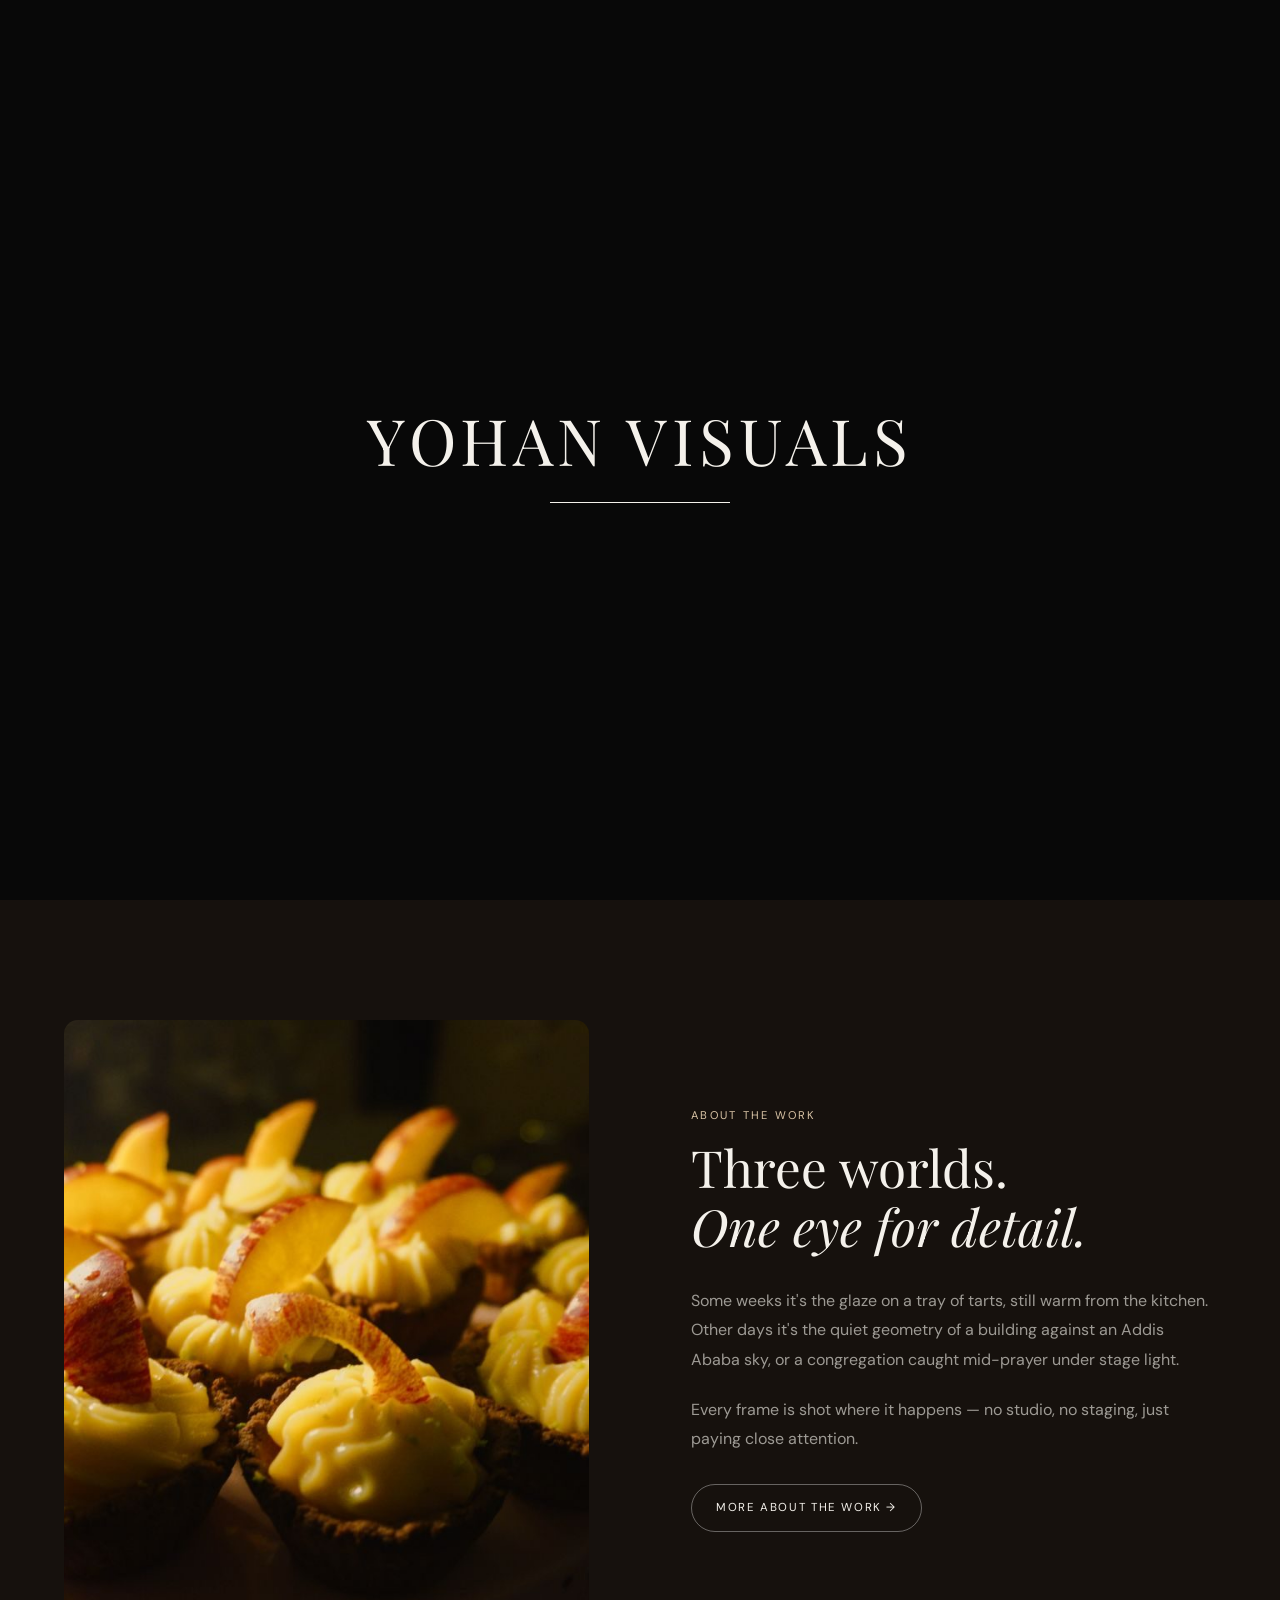
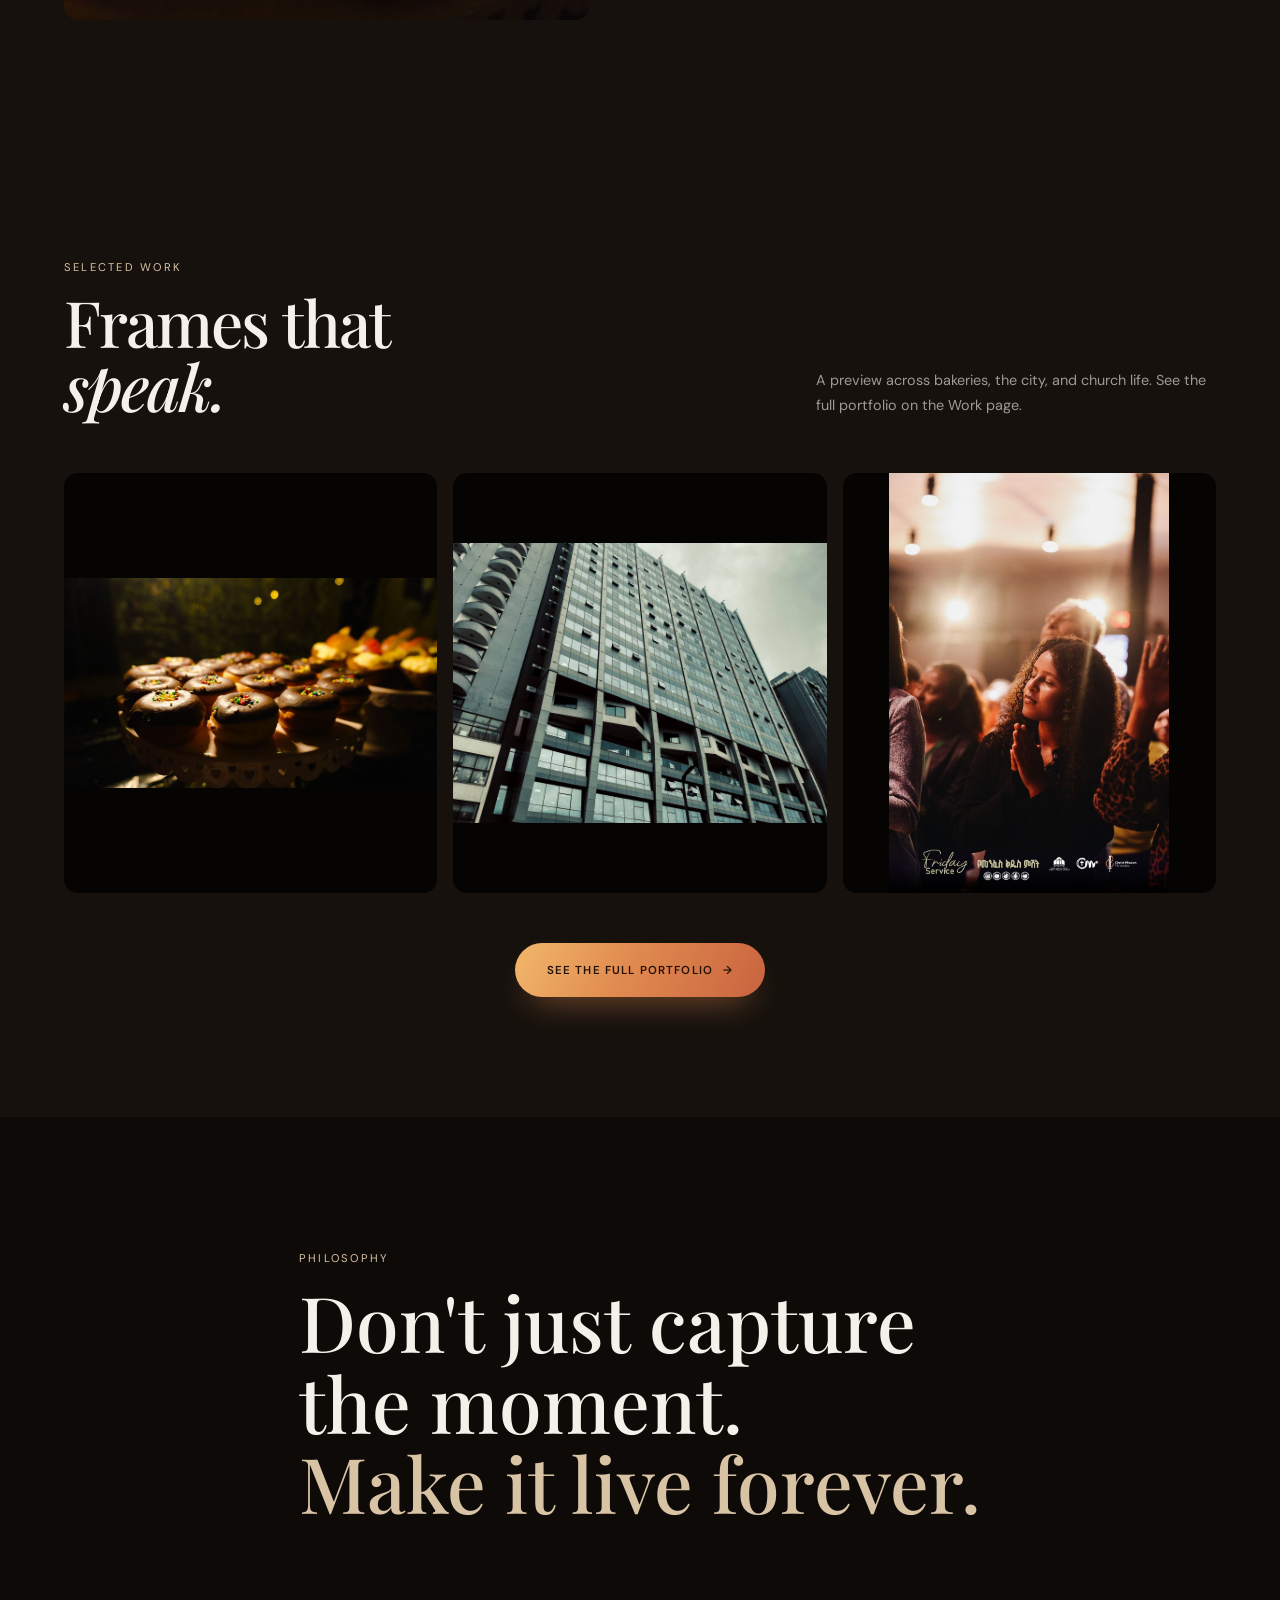
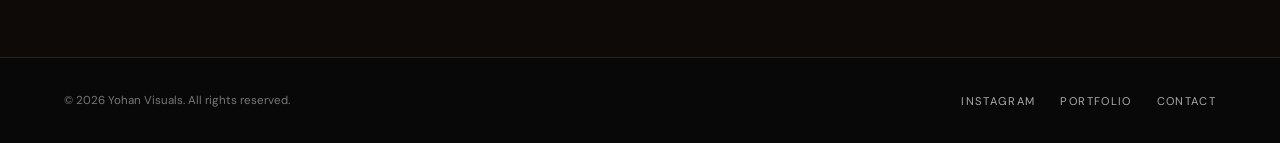
<file: index.html>
<!DOCTYPE html>
<html lang="en">
<head>
  <meta charset="UTF-8" />
  <meta name="viewport" content="width=device-width, initial-scale=1.0" />
  <title>Yohan Visuals — Visual Stories</title>
  <meta name="description" content="Yohan Visuals — photography from bakeries, the streets of Addis Ababa, and Christ Mission Church." />

  <link rel="preconnect" href="https://fonts.googleapis.com">
  <link rel="preconnect" href="https://fonts.gstatic.com" crossorigin>
  <link href="https://fonts.googleapis.com/css2?family=DM+Sans:wght@400;500;600;700&family=Playfair+Display:ital,wght@0,500;0,600;0,700;1,500;1,600&display=swap" rel="stylesheet">
  <link rel="stylesheet" href="style.css">
</head>
<body>

  <noscript><style>.loader { display: none !important; }</style></noscript>

  <div class="loader" id="loader" role="status" aria-live="polite">
    <div class="loader-inner">
      <div class="loader-name">YOHAN VISUALS</div>
      <div class="loader-line"><span></span></div>
    </div>
  </div>

  <header id="header">
    <nav class="nav">
      <a href="index.html" class="logo">Yohan <span>Visuals</span></a>

      <ul class="nav-links" id="navLinks">
        <li><a href="index.html">Home</a></li>
        <li><a href="about.html">About</a></li>
        <li><a href="work.html">Work</a></li>
        <li><a href="contact.html" class="nav-cta">Let's Talk</a></li>
      </ul>

      <button class="menu-btn" id="menuBtn" aria-label="Open menu" aria-expanded="false" aria-controls="navLinks" type="button">☰</button>
    </nav>
  </header>

  <main>

    <section class="hero" id="home">
      <div class="hero-bg">
        <img src="assets/church-arise-shine.jpg" alt="Stage lighting at a Christ Mission Church event">
      </div>
      <div class="hero-overlay"></div>

      <div class="hero-content reveal">
        <div class="eyebrow">Photography · Addis Ababa</div>
        <h1>Moments<br><em>in motion.</em></h1>

        <div class="hero-bottom">
          <p class="hero-description">
            Yohan Visuals captures desserts fresh from the bakery, the
            everyday architecture of Addis Ababa, and life at Christ
            Mission Church — real moments, honestly framed.
          </p>

          <div class="hero-buttons">
            <a href="work.html" class="btn primary">Explore Work</a>
            <a href="contact.html" class="btn">Book a Session</a>
          </div>
        </div>
      </div>

      <div class="scroll-note">Scroll to explore ↓</div>
    </section>

    <section class="about">
      <div class="container">
        <div class="about-grid">
          <div class="about-image reveal">
            <img src="assets/bakery-tarts.jpg" alt="Lime tarts topped with peach slices at a bakery">
          </div>

          <div class="about-text reveal">
            <div class="section-label">About the work</div>
            <div class="big-text">Three worlds.<br><em>One eye for detail.</em></div>
            <p>
              Some weeks it's the glaze on a tray of tarts, still warm
              from the kitchen. Other days it's the quiet geometry of
              a building against an Addis Ababa sky, or a congregation
              caught mid-prayer under stage light.
            </p>
            <p>
              Every frame is shot where it happens — no studio, no
              staging, just paying close attention.
            </p>
            <a href="about.html" class="btn" style="margin-top:10px;">More about the work →</a>
          </div>
        </div>
      </div>
    </section>

    <section class="portfolio">
      <div class="container">
        <div class="section-top reveal">
          <div>
            <div class="section-label">Selected work</div>
            <h2 class="section-title">Frames that<br><em>speak.</em></h2>
          </div>
          <p class="section-copy">A preview across bakeries, the city, and church life. See the full portfolio on the Work page.</p>
        </div>

        <div class="portfolio-grid">
          <div class="portfolio-item reveal">
            <img src="assets/bakery-donuts.jpg" alt="Chocolate glazed donuts with sprinkles on a cake stand">
            <div class="portfolio-overlay">
              <div class="portfolio-category">Bakery</div>
              <div class="portfolio-name">Fresh Batch</div>
            </div>
          </div>

          <div class="portfolio-item reveal">
            <img src="assets/addis-building.jpg" alt="A high-rise building facade in Addis Ababa">
            <div class="portfolio-overlay">
              <div class="portfolio-category">Addis Ababa</div>
              <div class="portfolio-name">City Lines</div>
            </div>
          </div>

          <div class="portfolio-item reveal">
            <img src="assets/church-worship.jpg" alt="A woman worshipping with hands raised at Christ Mission Church Friday service">
            <div class="portfolio-overlay">
              <div class="portfolio-category">Church</div>
              <div class="portfolio-name">Friday Service</div>
            </div>
          </div>
        </div>

        <div style="display:flex; justify-content:center; margin-top:50px;">
          <a href="work.html" class="btn btn-cta">See the Full Portfolio <span class="arrow">→</span></a>
        </div>
      </div>
    </section>

    <section class="statement" style="background-image: linear-gradient(rgba(0,0,0,.55), rgba(0,0,0,.8)), url('assets/church-bible.jpg');">
      <div class="container">
        <div class="statement-content reveal">
          <div class="section-label">Philosophy</div>
          <h2>Don't just capture<br>the moment.<br><em>Make it live forever.</em></h2>
        </div>
      </div>
    </section>

  </main>

  <footer>
    <div class="footer-inner">
      <div class="footer-copy">© <span id="year"></span> Yohan Visuals. All rights reserved.</div>
      <div class="footer-socials">
        <a href="https://www.instagram.com/yohanvisuals/" target="_blank" rel="noopener">Instagram</a>
        <a href="work.html">Portfolio</a>
        <a href="contact.html">Contact</a>
      </div>
    </div>
  </footer>

  <script src="script.js"></script>
</body>
</html>
</file>
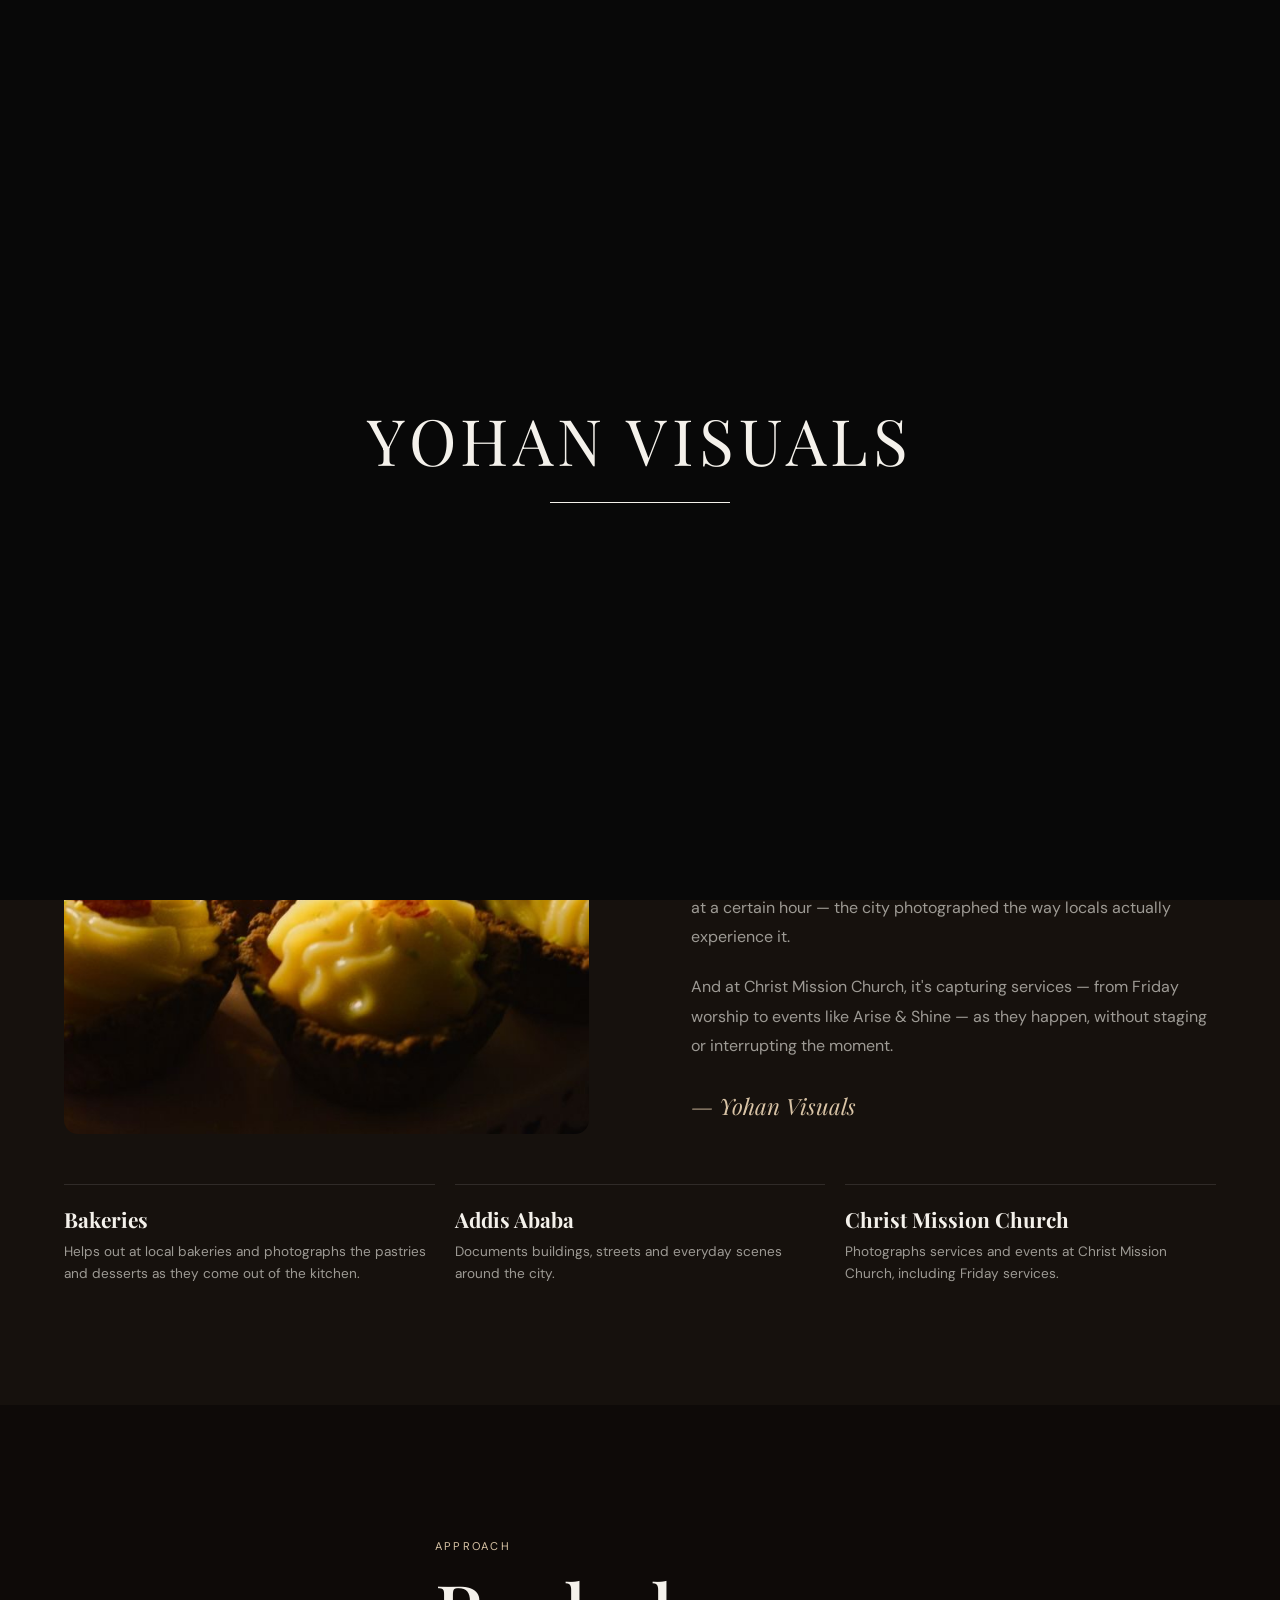
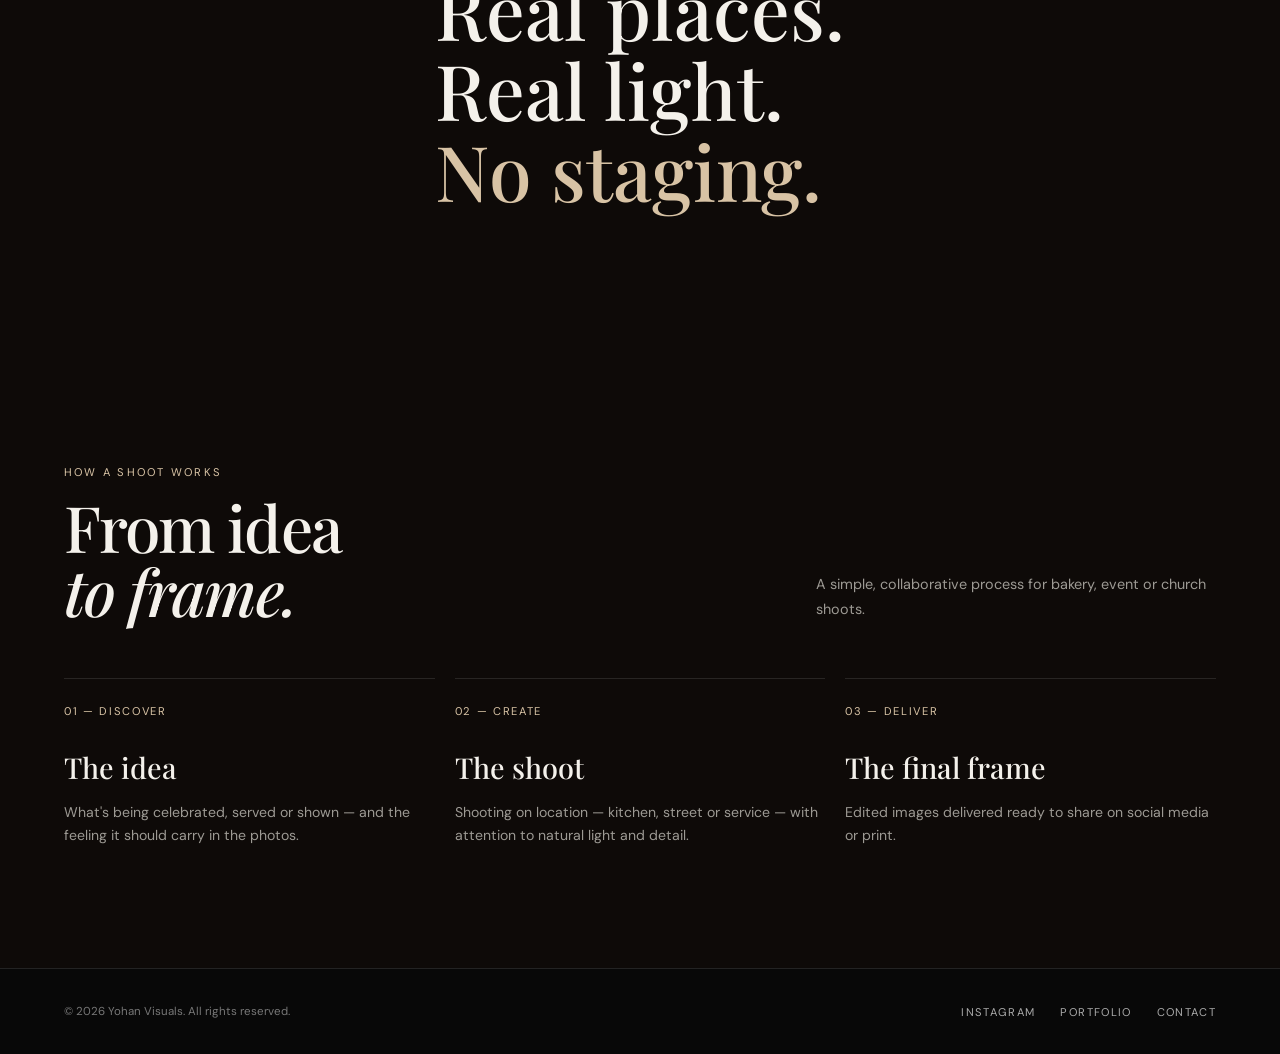
<file: about.html>
<!DOCTYPE html>
<html lang="en">
<head>
  <meta charset="UTF-8" />
  <meta name="viewport" content="width=device-width, initial-scale=1.0" />
  <title>About — Yohan Visuals</title>
  <meta name="description" content="About Yohan Visuals — photography from bakeries, Addis Ababa, and Christ Mission Church.">

  <link rel="preconnect" href="https://fonts.googleapis.com">
  <link rel="preconnect" href="https://fonts.gstatic.com" crossorigin>
  <link href="https://fonts.googleapis.com/css2?family=DM+Sans:wght@400;500;600;700&family=Playfair+Display:ital,wght@0,500;0,600;0,700;1,500;1,600&display=swap" rel="stylesheet">
  <link rel="stylesheet" href="style.css">
</head>
<body>

  <noscript><style>.loader { display: none !important; }</style></noscript>

  <div class="loader" id="loader" role="status" aria-live="polite">
    <div class="loader-inner">
      <div class="loader-name">YOHAN VISUALS</div>
      <div class="loader-line"><span></span></div>
    </div>
  </div>

  <header id="header">
    <nav class="nav">
      <a href="index.html" class="logo">Yohan <span>Visuals</span></a>

      <ul class="nav-links" id="navLinks">
        <li><a href="index.html">Home</a></li>
        <li><a href="about.html">About</a></li>
        <li><a href="work.html">Work</a></li>
        <li><a href="contact.html" class="nav-cta">Let's Talk</a></li>
      </ul>

      <button class="menu-btn" id="menuBtn" aria-label="Open menu" aria-expanded="false" aria-controls="navLinks" type="button">☰</button>
    </nav>
  </header>

  <main>

    <section class="page-hero" style="background: linear-gradient(rgba(0,0,0,.6), rgba(0,0,0,.85)), url('assets/church-worship.jpg') center/cover;">
      <div class="container reveal">
        <div class="section-label">About</div>
        <h1>Behind the camera.</h1>
        <p>A photographer working across three very different rooms — a bakery kitchen, the streets of Addis Ababa, and a church stage.</p>
      </div>
    </section>

    <section class="about">
      <div class="container">
        <div class="about-grid">
          <div class="about-image reveal">
            <img src="assets/bakery-tarts.jpg" alt="Peach-topped lime tarts on a bakery display stand">
          </div>

          <div class="about-text reveal">
            <div class="section-label">The story</div>
            <div class="big-text">More than a camera.<br><em>It's a way of seeing.</em></div>
            <p>
              Yohan Visuals moves between three worlds. At the bakery,
              it's watching for the moment a glaze catches the light
              or a tart gets its final garnish, then shooting it before
              anyone touches the tray.
            </p>
            <p>
              Around Addis Ababa, it's slowing down enough to notice
              how a building's facade holds the evening light, or how
              a street looks different at a certain hour — the city
              photographed the way locals actually experience it.
            </p>
            <p>
              And at Christ Mission Church, it's capturing services —
              from Friday worship to events like Arise & Shine — as
              they happen, without staging or interrupting the moment.
            </p>
            <div class="signature">— Yohan Visuals</div>
          </div>
        </div>

        <div class="facts">
          <div class="fact reveal">
            <h3>Bakeries</h3>
            <p>Helps out at local bakeries and photographs the pastries and desserts as they come out of the kitchen.</p>
          </div>
          <div class="fact reveal">
            <h3>Addis Ababa</h3>
            <p>Documents buildings, streets and everyday scenes around the city.</p>
          </div>
          <div class="fact reveal">
            <h3>Christ Mission Church</h3>
            <p>Photographs services and events at Christ Mission Church, including Friday services.</p>
          </div>
        </div>
      </div>
    </section>

    <section class="statement" style="background-image: linear-gradient(rgba(0,0,0,.5), rgba(0,0,0,.78)), url('assets/addis-building.jpg');">
      <div class="container">
        <div class="statement-content reveal">
          <div class="section-label">Approach</div>
          <h2>Real places.<br>Real light.<br><em>No staging.</em></h2>
        </div>
      </div>
    </section>

    <section id="process">
      <div class="container">
        <div class="section-top reveal">
          <div>
            <div class="section-label">How a shoot works</div>
            <h2 class="section-title">From idea<br><em>to frame.</em></h2>
          </div>
          <p class="section-copy">A simple, collaborative process for bakery, event or church shoots.</p>
        </div>

        <div class="process-grid">
          <div class="process-card reveal">
            <div class="process-number">01 — DISCOVER</div>
            <h3>The idea</h3>
            <p>What's being celebrated, served or shown — and the feeling it should carry in the photos.</p>
          </div>
          <div class="process-card reveal">
            <div class="process-number">02 — CREATE</div>
            <h3>The shoot</h3>
            <p>Shooting on location — kitchen, street or service — with attention to natural light and detail.</p>
          </div>
          <div class="process-card reveal">
            <div class="process-number">03 — DELIVER</div>
            <h3>The final frame</h3>
            <p>Edited images delivered ready to share on social media or print.</p>
          </div>
        </div>
      </div>
    </section>

  </main>

  <footer>
    <div class="footer-inner">
      <div class="footer-copy">© <span id="year"></span> Yohan Visuals. All rights reserved.</div>
      <div class="footer-socials">
        <a href="https://www.instagram.com/yohanvisuals/" target="_blank" rel="noopener">Instagram</a>
        <a href="work.html">Portfolio</a>
        <a href="contact.html">Contact</a>
      </div>
    </div>
  </footer>

  <script src="script.js"></script>
</body>
</html>
</file>
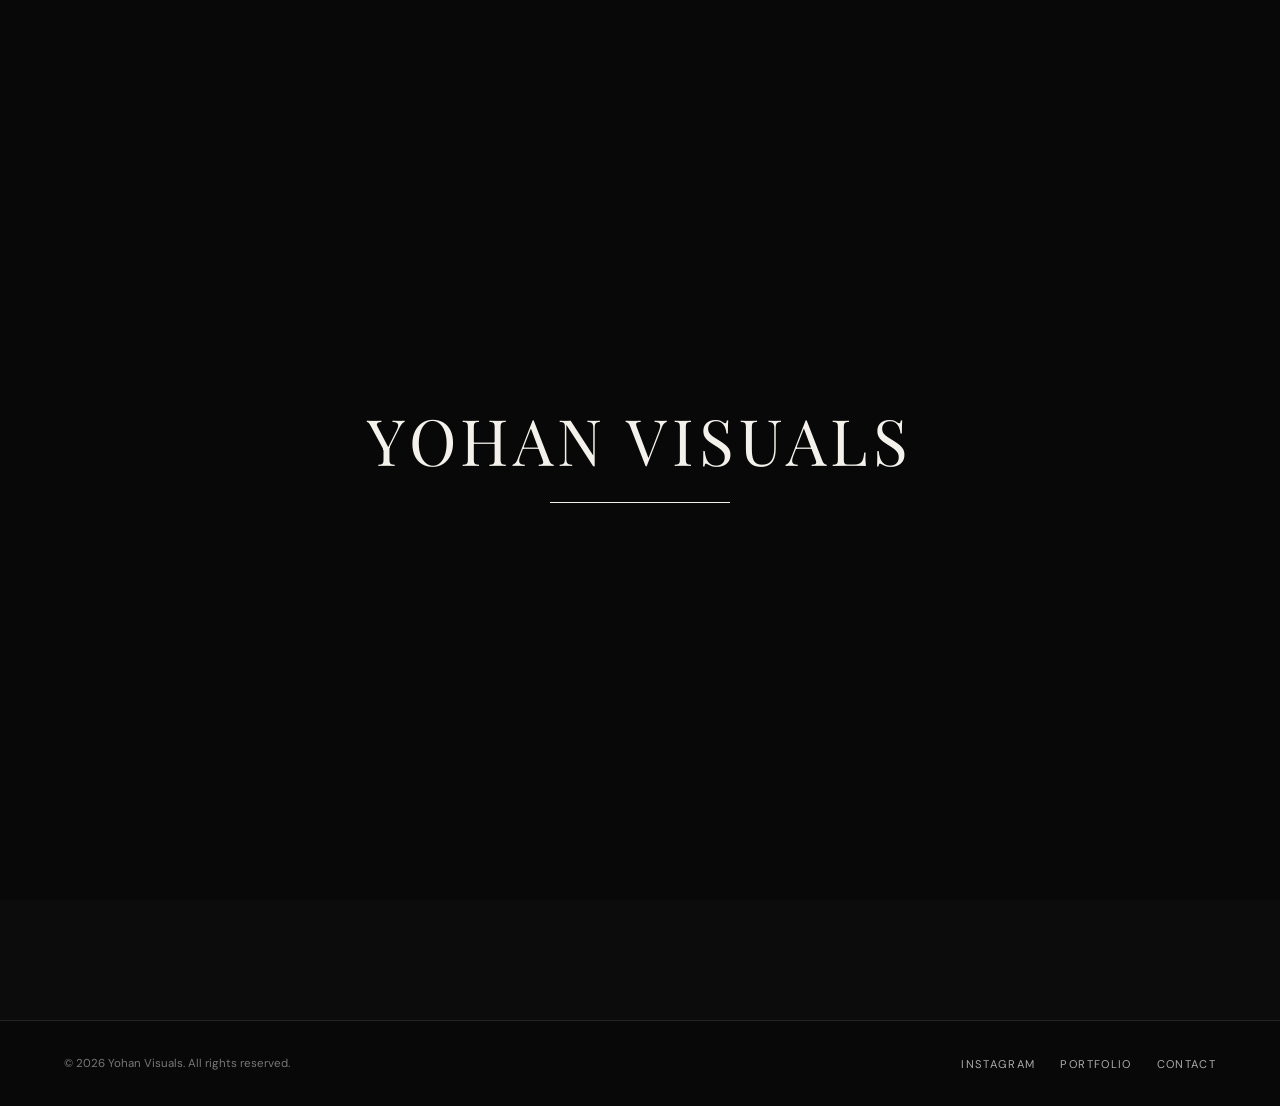
<file: contact.html>
<!DOCTYPE html>
<html lang="en">
<head>
  <meta charset="UTF-8" />
  <meta name="viewport" content="width=device-width, initial-scale=1.0" />
  <title>Contact — Yohan Visuals</title>
  <meta name="description" content="Get in touch with Yohan Visuals for bakery, Addis Ababa or church photography.">

  <link rel="preconnect" href="https://fonts.googleapis.com">
  <link rel="preconnect" href="https://fonts.gstatic.com" crossorigin>
  <link href="https://fonts.googleapis.com/css2?family=DM+Sans:wght@400;500;600;700&family=Playfair+Display:ital,wght@0,500;0,600;0,700;1,500;1,600&display=swap" rel="stylesheet">
  <link rel="stylesheet" href="style.css">
</head>
<body>

  <noscript><style>.loader { display: none !important; }</style></noscript>

  <div class="loader" id="loader" role="status" aria-live="polite">
    <div class="loader-inner">
      <div class="loader-name">YOHAN VISUALS</div>
      <div class="loader-line"><span></span></div>
    </div>
  </div>

  <header id="header">
    <nav class="nav">
      <a href="index.html" class="logo">Yohan <span>Visuals</span></a>

      <ul class="nav-links" id="navLinks">
        <li><a href="index.html">Home</a></li>
        <li><a href="about.html">About</a></li>
        <li><a href="work.html">Work</a></li>
        <li><a href="contact.html" class="nav-cta">Let's Talk</a></li>
      </ul>

      <button class="menu-btn" id="menuBtn" aria-label="Open menu" aria-expanded="false" aria-controls="navLinks" type="button">☰</button>
    </nav>
  </header>

  <main>

    <section class="contact" style="padding-top: 180px;">
      <div class="container">
        <div class="section-label reveal">Start a project</div>
        <h2 class="contact-title reveal">Let's create<br>something <em>beautiful.</em></h2>
        <p class="contact-subtitle reveal">
          Have a bakery to shoot, a place in Addis Ababa worth capturing,
          or a church event coming up? Let's talk.
        </p>

        <div class="contact-buttons reveal">
          <a href="mailto:yohanakedir@gmail.com" class="btn primary">Send an Email</a>
          <a href="https://www.instagram.com/yohanvisuals/" target="_blank" rel="noopener" class="btn">Instagram DM</a>
        </div>

        <div class="contact-details reveal">
          <div class="contact-detail">
            <span>Email</span>
            <span>yohanakedir@gmail.com</span>
          </div>
          <div class="contact-detail">
            <span>Instagram</span>
            <span>@yohanvisuals</span>
          </div>
          <div class="contact-detail">
            <span>Based in</span>
            <span>Addis Ababa, Ethiopia</span>
          </div>
          <div class="contact-detail">
            <span>Work</span>
            <span>Bakeries · Addis Ababa · Christ Mission Church</span>
          </div>
        </div>
      </div>
    </section>

  </main>

  <footer>
    <div class="footer-inner">
      <div class="footer-copy">© <span id="year"></span> Yohan Visuals. All rights reserved.</div>
      <div class="footer-socials">
        <a href="https://www.instagram.com/yohanvisuals/" target="_blank" rel="noopener">Instagram</a>
        <a href="work.html">Portfolio</a>
        <a href="contact.html">Contact</a>
      </div>
    </div>
  </footer>

  <script src="script.js"></script>
</body>
</html>
</file>
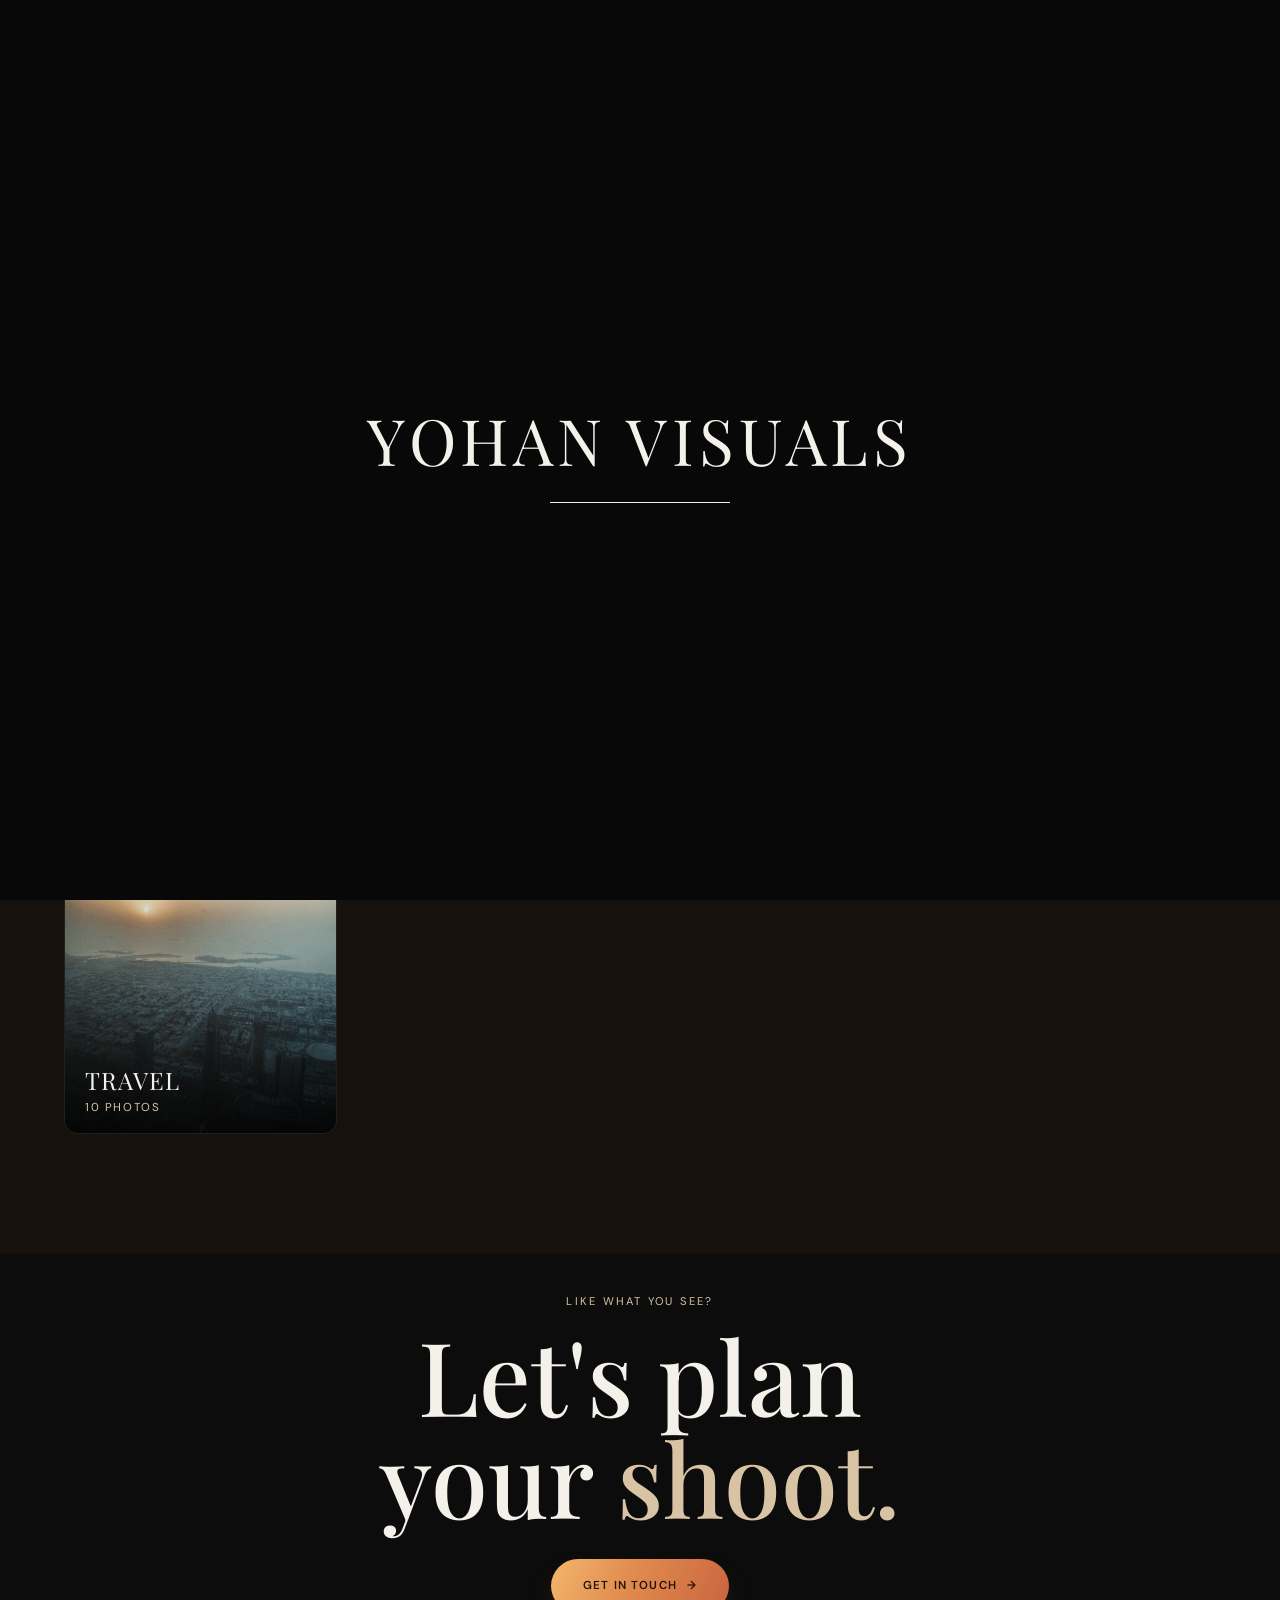
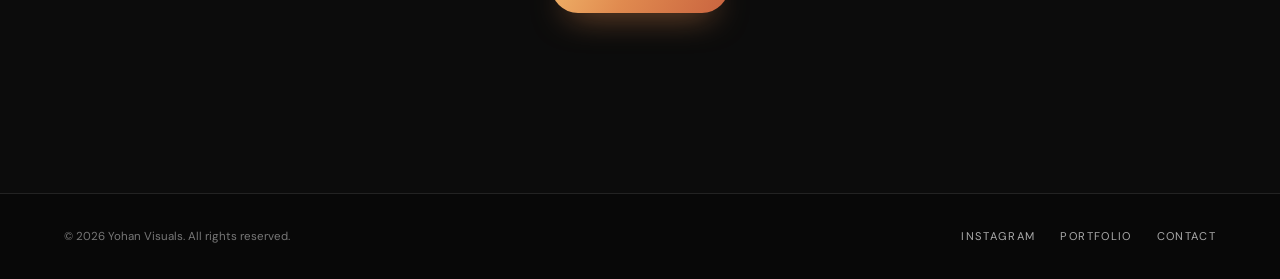
<file: work.html>
<!DOCTYPE html>
<html lang="en">
<head>
  <meta charset="UTF-8" />
  <meta name="viewport" content="width=device-width, initial-scale=1.0" />
  <title>Work — Yohan Visuals</title>
  <meta name="description" content="Portfolio: bakery, Addis Ababa and Christ Mission Church photography by Yohan Visuals.">

  <link rel="preconnect" href="https://fonts.googleapis.com">
  <link rel="preconnect" href="https://fonts.gstatic.com" crossorigin>
  <link href="https://fonts.googleapis.com/css2?family=DM+Sans:wght@400;500;600;700&family=Playfair+Display:ital,wght@0,500;0,600;0,700;1,500;1,600&display=swap" rel="stylesheet">
  <link rel="stylesheet" href="style.css">
</head>
<body>

  <noscript><style>.loader { display: none !important; }</style></noscript>

  <div class="loader" id="loader" role="status" aria-live="polite">
    <div class="loader-inner">
      <div class="loader-name">YOHAN VISUALS</div>
      <div class="loader-line"><span></span></div>
    </div>
  </div>

  <header id="header">
    <nav class="nav">
      <a href="index.html" class="logo">Yohan <span>Visuals</span></a>

      <ul class="nav-links" id="navLinks">
        <li><a href="index.html">Home</a></li>
        <li><a href="about.html">About</a></li>
        <li><a href="work.html">Work</a></li>
        <li><a href="contact.html" class="nav-cta">Let's Talk</a></li>
      </ul>

      <button class="menu-btn" id="menuBtn" aria-label="Open menu" aria-expanded="false" aria-controls="navLinks" type="button">☰</button>
    </nav>
  </header>

  <main>

    <section class="page-hero" style="background: linear-gradient(rgba(0,0,0,.6), rgba(0,0,0,.85)), url('assets/church-arise-shine.jpg') center/cover;">
      <div class="container reveal">
        <div class="section-label">Portfolio</div>
        <h1>Frames that speak.</h1>
        <p>Pastries, the streets of Addis Ababa, Christ Mission Church, portraits, and travel — tap a collection to open it.</p>
      </div>
    </section>

    <section class="portfolio" style="padding-top: 60px;">
      <div class="container">

        <!-- COLLECTIONS VIEW — tap a collection to open it -->
        <div id="collectionsView">
          <div class="collections-grid">

            <button class="collection-card reveal" type="button" data-collection="pastries">
              <img src="assets/bakery-tarts.jpg" alt="Peach-topped lime tarts on a bakery display stand">
              <div class="collection-info">
                <div class="collection-name">Pastries</div>
                <div class="collection-count"><span class="count-num">5</span> photos</div>
              </div>
            </button>

            <button class="collection-card reveal" type="button" data-collection="addis">
              <img src="assets/addis-building.jpg" alt="A modern glass and concrete high-rise in Addis Ababa">
              <div class="collection-info">
                <div class="collection-name">Addis Ababa</div>
                <div class="collection-count"><span class="count-num">4</span> photos</div>
              </div>
            </button>

            <button class="collection-card reveal" type="button" data-collection="church">
              <img src="assets/church-arise-shine.jpg" alt="Stage lighting at a Christ Mission Church event">
              <div class="collection-info">
                <div class="collection-name">Church Service</div>
                <div class="collection-count"><span class="count-num">10</span> photos</div>
              </div>
            </button>

            <button class="collection-card reveal" type="button" data-collection="portraits">
              <img src="assets/portrait-window-silhouette.jpg" alt="A silhouetted figure backlit by a beam of light">
              <div class="collection-info">
                <div class="collection-name">Portraits</div>
                <div class="collection-count"><span class="count-num">1</span> photo</div>
              </div>
            </button>

            <button class="collection-card reveal" type="button" data-collection="travel">
              <img src="assets/travel-burj-khalifa-dusk.jpg" alt="The Burj Khalifa at dusk in Dubai">
              <div class="collection-info">
                <div class="collection-name">Travel</div>
                <div class="collection-count"><span class="count-num">10</span> photos</div>
              </div>
            </button>

          </div>
        </div>

        <!-- DETAIL VIEW — a single collection, hidden until a card is tapped -->
        <div id="galleryDetail" hidden>
          <button class="back-btn" id="backBtn" type="button">
            <span class="back-arrow">←</span> Back to collections
          </button>
          <h2 class="detail-title" id="detailTitle"></h2>

          <div class="portfolio-grid">

            <div class="portfolio-item" data-category="pastries">
              <img src="assets/bakery-tarts.jpg" alt="Peach-topped lime tarts on a bakery display stand">
              <div class="portfolio-overlay">
                <div class="portfolio-category">Pastries</div>
                <div class="portfolio-name">Peach & Lime Tarts</div>
              </div>
            </div>

            <div class="portfolio-item" data-category="pastries">
              <img src="assets/bakery-donuts.jpg" alt="Chocolate glazed donuts with rainbow sprinkles">
              <div class="portfolio-overlay">
                <div class="portfolio-category">Pastries</div>
                <div class="portfolio-name">Fresh Batch</div>
              </div>
            </div>

            <div class="portfolio-item" data-category="pastries">
              <img src="assets/cake-yellow-bow.jpg" alt="A yellow frosted sheet cake decorated with white ribbon bows">
              <div class="portfolio-overlay">
                <div class="portfolio-category">Pastries</div>
                <div class="portfolio-name">Ribbon & Bow</div>
              </div>
            </div>

            <div class="portfolio-item" data-category="pastries">
              <img src="assets/cake-august-21-a.jpg" alt="A cake decorated with piped citrus slices reading August 21">
              <div class="portfolio-overlay">
                <div class="portfolio-category">Pastries</div>
                <div class="portfolio-name">August 21</div>
              </div>
            </div>

            <div class="portfolio-item" data-category="pastries">
              <img src="assets/cake-august-21-b.jpg" alt="A wide shot of the August 21 citrus cake among string lights">
              <div class="portfolio-overlay">
                <div class="portfolio-category">Pastries</div>
                <div class="portfolio-name">Under the Lights</div>
              </div>
            </div>

            <div class="portfolio-item" data-category="addis">
              <img src="assets/addis-building.jpg" alt="A modern glass and concrete high-rise in Addis Ababa, shot from street level">
              <div class="portfolio-overlay">
                <div class="portfolio-category">Addis Ababa</div>
                <div class="portfolio-name">City Lines</div>
              </div>
            </div>

            <div class="portfolio-item" data-category="addis">
              <img src="assets/addis-rearview-transit.jpg" alt="A car's rearview mirror reflecting a truck on an Addis Ababa road under overhead transit lines">
              <div class="portfolio-overlay">
                <div class="portfolio-category">Addis Ababa</div>
                <div class="portfolio-name">Rearview</div>
              </div>
            </div>

            <div class="portfolio-item" data-category="addis">
              <img src="assets/addis-lightrail.jpg" alt="A light rail train passing a building under construction in Addis Ababa">
              <div class="portfolio-overlay">
                <div class="portfolio-category">Addis Ababa</div>
                <div class="portfolio-name">Light Rail</div>
              </div>
            </div>

            <div class="portfolio-item" data-category="addis">
              <img src="assets/addis-bridge-crossing.jpg" alt="Commuters crossing a footbridge in Addis Ababa with a train passing below">
              <div class="portfolio-overlay">
                <div class="portfolio-category">Addis Ababa</div>
                <div class="portfolio-name">Evening Crossing</div>
              </div>
            </div>

            <div class="portfolio-item" data-category="church">
              <img src="assets/church-arise-shine.jpg" alt="Stage lighting and the words Arise Shine at a Christ Mission Church event">
              <div class="portfolio-overlay">
                <div class="portfolio-category">Church Service</div>
                <div class="portfolio-name">Arise & Shine</div>
              </div>
            </div>

            <div class="portfolio-item" data-category="church">
              <img src="assets/church-bible.jpg" alt="An open Bible page highlighting a passage in the Gospel of John">
              <div class="portfolio-overlay">
                <div class="portfolio-category">Church Service</div>
                <div class="portfolio-name">Study Notes</div>
              </div>
            </div>

            <div class="portfolio-item" data-category="church">
              <img src="assets/church-worship.jpg" alt="A woman worshipping with hands raised at a Christ Mission Church Friday service">
              <div class="portfolio-overlay">
                <div class="portfolio-category">Church Service</div>
                <div class="portfolio-name">Friday Service</div>
              </div>
            </div>

            <div class="portfolio-item" data-category="church">
              <img src="assets/church-stage-lights.jpg" alt="Cymbals and stage lighting on a Christ Mission Church stage">
              <div class="portfolio-overlay">
                <div class="portfolio-category">Church Service</div>
                <div class="portfolio-name">Stage Setup</div>
              </div>
            </div>

            <div class="portfolio-item" data-category="church">
              <img src="assets/church-friday-worship-2.jpg" alt="A man and woman raising their hands during worship at a Christ Mission Church Friday service">
              <div class="portfolio-overlay">
                <div class="portfolio-category">Church Service</div>
                <div class="portfolio-name">Raised in Praise</div>
              </div>
            </div>

            <div class="portfolio-item" data-category="church">
              <img src="assets/church-bible-study.jpg" alt="A close-up black and white photo of an open Bible on a stand">
              <div class="portfolio-overlay">
                <div class="portfolio-category">Church Service</div>
                <div class="portfolio-name">Word Open</div>
              </div>
            </div>

            <div class="portfolio-item" data-category="church">
              <img src="assets/church-cross-macro.jpg" alt="A close-up black and white photo of a small cross on a communion tray">
              <div class="portfolio-overlay">
                <div class="portfolio-category">Church Service</div>
                <div class="portfolio-name">The Cross</div>
              </div>
            </div>

            <div class="portfolio-item" data-category="church">
              <img src="assets/church-cmtv.jpg" alt="A hand holding up a CMTV card above a Christ Mission Church congregation">
              <div class="portfolio-overlay">
                <div class="portfolio-category">Church Service</div>
                <div class="portfolio-name">CMTV</div>
              </div>
            </div>

            <div class="portfolio-item" data-category="church">
              <img src="assets/church-cross-sunset.jpg" alt="A silhouetted cross backlit by bright light on a communion tray">
              <div class="portfolio-overlay">
                <div class="portfolio-category">Church Service</div>
                <div class="portfolio-name">Cross at Dusk</div>
              </div>
            </div>

            <div class="portfolio-item" data-category="church">
              <img src="assets/church-woman-singing.jpg" alt="A woman singing into a microphone under stage lighting and haze">
              <div class="portfolio-overlay">
                <div class="portfolio-category">Church Service</div>
                <div class="portfolio-name">Voice Raised</div>
              </div>
            </div>

            <div class="portfolio-item" data-category="portraits">
              <img src="assets/portrait-window-silhouette.jpg" alt="A silhouetted figure backlit by a beam of light against a high-rise window">
              <div class="portfolio-overlay">
                <div class="portfolio-category">Portraits</div>
                <div class="portfolio-name">At the Top</div>
              </div>
            </div>

            <div class="portfolio-item" data-category="travel">
              <img src="assets/portrait-photo-wall.jpg" alt="A wall of framed archival photographs inside a Dubai building">
              <div class="portfolio-overlay">
                <div class="portfolio-category">Travel</div>
                <div class="portfolio-name">Wall of History</div>
              </div>
            </div>

            <div class="portfolio-item" data-category="travel">
              <img src="assets/travel-dubai-sunset-aerial-1.jpg" alt="Aerial sunset view over Dubai from a high floor">
              <div class="portfolio-overlay">
                <div class="portfolio-category">Travel</div>
                <div class="portfolio-name">Sunset Over Dubai</div>
              </div>
            </div>

            <div class="portfolio-item" data-category="travel">
              <img src="assets/travel-dubai-day-aerial.jpg" alt="Aerial daytime view over Downtown Dubai with the fountain lakes">
              <div class="portfolio-overlay">
                <div class="portfolio-category">Travel</div>
                <div class="portfolio-name">Downtown from Above</div>
              </div>
            </div>

            <div class="portfolio-item" data-category="travel">
              <img src="assets/travel-dubai-sunset-aerial-2.jpg" alt="A second aerial sunset view over Dubai's coastline">
              <div class="portfolio-overlay">
                <div class="portfolio-category">Travel</div>
                <div class="portfolio-name">Golden Hour</div>
              </div>
            </div>

            <div class="portfolio-item" data-category="travel">
              <img src="assets/travel-burj-khalifa-dusk.jpg" alt="The Burj Khalifa rising into the evening sky in Dubai">
              <div class="portfolio-overlay">
                <div class="portfolio-category">Travel</div>
                <div class="portfolio-name">Burj Khalifa</div>
              </div>
            </div>

            <div class="portfolio-item" data-category="travel">
              <img src="assets/travel-dubai-hazy-skyline.jpg" alt="A hazy view over Dubai's skyscrapers">
              <div class="portfolio-overlay">
                <div class="portfolio-category">Travel</div>
                <div class="portfolio-name">Haze</div>
              </div>
            </div>

            <div class="portfolio-item" data-category="travel">
              <img src="assets/travel-dubai-suburbs.jpg" alt="Aerial view over Dubai's residential suburbs">
              <div class="portfolio-overlay">
                <div class="portfolio-category">Travel</div>
                <div class="portfolio-name">The Suburbs</div>
              </div>
            </div>

            <div class="portfolio-item" data-category="travel">
              <img src="assets/travel-dubai-skyline-tower.jpg" alt="Aerial view of a Dubai skyscraper surrounded by highways">
              <div class="portfolio-overlay">
                <div class="portfolio-category">Travel</div>
                <div class="portfolio-name">Tower & Traffic</div>
              </div>
            </div>

            <div class="portfolio-item" data-category="travel">
              <img src="assets/travel-dubai-hazy-sun.jpg" alt="The sun breaking through haze over Dubai's coastline">
              <div class="portfolio-overlay">
                <div class="portfolio-category">Travel</div>
                <div class="portfolio-name">Breaking Through</div>
              </div>
            </div>

            <div class="portfolio-item" data-category="travel">
              <img src="assets/cake-birthday-floral.jpg" alt="A birthday cake with piped green and pink floral icing">
              <div class="portfolio-overlay">
                <div class="portfolio-category">Travel</div>
                <div class="portfolio-name">Sweet Send-Off</div>
              </div>
            </div>

          </div>
        </div>

      </div>
    </section>

    <section class="contact" style="padding-top: 40px;">
      <div class="container">
        <div class="section-label reveal">Like what you see?</div>
        <h2 class="contact-title reveal">Let's plan<br>your <em>shoot.</em></h2>
        <div class="contact-buttons reveal" style="margin-top: 30px;">
          <a href="contact.html" class="btn btn-cta">Get in Touch <span class="arrow">→</span></a>
        </div>
      </div>
    </section>

  </main>

  <footer>
    <div class="footer-inner">
      <div class="footer-copy">© <span id="year"></span> Yohan Visuals. All rights reserved.</div>
      <div class="footer-socials">
        <a href="https://www.instagram.com/yohanvisuals/" target="_blank" rel="noopener">Instagram</a>
        <a href="work.html">Portfolio</a>
        <a href="contact.html">Contact</a>
      </div>
    </div>
  </footer>

  <script src="script.js"></script>
</body>
</html>
</file>
<file: style.css>
:root {
  --bg: #0e0a08;
  --bg-soft: #16110d;
  --text: #f4f1eb;
  --muted: #9d9a94;
  --line: rgba(255,255,255,.11);
  --accent: #d8c3a5;
  --accent-warm: #e08a4f;
  --accent-rose: #c9633f;
  --radius: 14px;
  --max: 1300px;
}

* { margin: 0; padding: 0; box-sizing: border-box; }
html { scroll-behavior: smooth; }

body {
  background: var(--bg);
  color: var(--text);
  font-family: "DM Sans", sans-serif;
  overflow-x: hidden;
}

body.menu-open { overflow: hidden; }

a { color: inherit; text-decoration: none; }

img { width: 100%; height: 100%; object-fit: cover; display: block; }

button { font: inherit; }

a:focus-visible, button:focus-visible {
  outline: 2px solid var(--accent);
  outline-offset: 3px;
}

/* LOADER */
.loader {
  position: fixed; inset: 0; z-index: 9999;
  background: #080808;
  display: flex; align-items: center; justify-content: center;
  transition: opacity .7s ease, visibility .7s ease;
}
.loader.hide { opacity: 0; visibility: hidden; pointer-events: none; }
.loader-inner { text-align: center; }
.loader-name {
  font-family: "Playfair Display", serif;
  font-size: clamp(2rem, 5vw, 4rem);
  letter-spacing: .08em;
}
.loader-line {
  width: 180px; height: 1px;
  background: rgba(255,255,255,.2);
  margin: 20px auto 0;
  overflow: hidden;
}
.loader-line span {
  display: block; height: 100%; width: 0;
  background: var(--text);
  animation: loading 2.6s ease forwards;
}
@keyframes loading { to { width: 100%; } }

/* NAV */
header {
  position: fixed; top: 0; left: 0; width: 100%; z-index: 1000;
  padding: 25px 5vw;
  transition: .35s ease;
}
header.scrolled {
  background: rgba(8,8,8,.86);
  backdrop-filter: blur(16px);
  box-shadow: 0 12px 30px -18px rgba(0,0,0,.6);
  padding-top: 17px; padding-bottom: 17px;
}
.nav {
  max-width: var(--max); margin: auto;
  display: flex; align-items: center; justify-content: space-between;
}
.logo {
  font-size: 1rem; font-weight: 700; letter-spacing: .18em;
  text-transform: uppercase;
  position: relative; z-index: 1002;
}
.logo span { color: var(--accent); }
.nav-links {
  display: flex; gap: 38px; align-items: center; list-style: none;
}
.nav-links a {
  font-size: .8rem; text-transform: uppercase; letter-spacing: .14em;
  color: #ddd; transition: color .25s ease;
  padding-bottom: 4px;
  border-bottom: 1px solid transparent;
}
.nav-links a:hover { color: var(--accent); }
.nav-links a.active {
  color: var(--accent);
  border-bottom-color: var(--accent);
}
.nav-cta {
  border: 1px solid rgba(255,255,255,.4);
  padding: 11px 19px;
  transition: .25s ease;
}
.nav-cta:hover { background: var(--text); color: #111 !important; }
.menu-btn {
  display: none; background: none; border: 0; color: white;
  font-size: 1.6rem; cursor: pointer; line-height: 1;
  position: relative; z-index: 1002;
}

/* PAGE HERO (used on non-home pages) */
.page-hero {
  min-height: 46vh;
  display: flex; align-items: flex-end;
  padding: 140px 5vw 70px;
  position: relative;
}
.page-hero .section-label { color: var(--accent); }
.page-hero h1 {
  font-family: "Playfair Display", serif;
  font-size: clamp(2.6rem, 7vw, 6rem);
  font-weight: 500;
  line-height: 1;
  letter-spacing: -.03em;
  max-width: 900px;
}
.page-hero p {
  color: var(--muted);
  max-width: 480px;
  margin-top: 22px;
  line-height: 1.7;
}

/* HOME HERO */
.hero {
  height: 100vh; min-height: 700px;
  position: relative; display: flex; align-items: flex-end;
  overflow: hidden;
}
.hero-bg { position: absolute; inset: 0; z-index: -2; overflow: hidden; }
.hero-bg img {
  filter: brightness(.5);
  transform: scale(1.04);
  animation: heroZoom 8s ease-out forwards;
  will-change: transform;
}
@keyframes heroZoom { to { transform: scale(1); } }
.hero-overlay {
  position: absolute; inset: 0; z-index: -1;
  background:
    linear-gradient(to top, rgba(0,0,0,.92), transparent 65%),
    linear-gradient(to right, rgba(0,0,0,.48), transparent 75%);
}
.hero-content { width: min(var(--max), 90%); margin: 0 auto; padding-bottom: 9vh; }
.eyebrow {
  display: flex; align-items: center; gap: 12px;
  color: #ccc; text-transform: uppercase; letter-spacing: .22em;
  font-size: .7rem; margin-bottom: 22px;
}
.eyebrow::before { content: ""; width: 35px; height: 1px; background: var(--accent); flex-shrink: 0; }
.hero h1 {
  font-family: "Playfair Display", serif;
  font-size: clamp(3rem, 10vw, 9rem);
  line-height: .95; font-weight: 500;
  max-width: 1000px; letter-spacing: -.045em;
}
.hero h1 em { color: var(--accent); font-style: normal; }
.hero-bottom {
  display: flex; justify-content: space-between; align-items: flex-end;
  margin-top: 45px; gap: 30px; flex-wrap: wrap;
}
.hero-description { max-width: 420px; color: #c1beb8; font-size: .95rem; line-height: 1.7; }
.hero-buttons { display: flex; gap: 12px; flex-shrink: 0; flex-wrap: wrap; }
.scroll-note {
  position: absolute; right: 5vw; bottom: 42px;
  writing-mode: vertical-rl; color: #aaa;
  text-transform: uppercase; letter-spacing: .2em; font-size: .65rem;
}

/* BUTTONS */
.btn {
  display: inline-flex; align-items: center; justify-content: center;
  min-height: 48px; padding: 0 24px;
  border: 1px solid rgba(255,255,255,.35);
  border-radius: 999px;
  font-size: .72rem; text-transform: uppercase; letter-spacing: .14em;
  transition: transform .3s ease, background .3s ease, border-color .3s ease;
  white-space: nowrap;
}
.btn.primary { background: var(--text); color: #111; border-color: var(--text); }
.btn:hover { transform: translateY(-3px); }
.btn.primary:hover { background: var(--accent); border-color: var(--accent); }

/* Warm gradient CTA — used for the "full portfolio" style prompts,
   pulling its palette from the bakery glaze and church stage light. */
.btn-cta {
  position: relative;
  overflow: hidden;
  border: none;
  border-radius: 999px;
  min-height: 54px;
  padding: 0 32px;
  color: #241206;
  font-weight: 600;
  letter-spacing: .1em;
  background: linear-gradient(115deg, #f2b76b 0%, var(--accent-warm) 45%, var(--accent-rose) 100%);
  box-shadow: 0 16px 34px -16px rgba(224,138,79,.65);
  transition: transform .35s ease, box-shadow .35s ease;
}
.btn-cta:hover {
  transform: translateY(-4px) scale(1.03);
  box-shadow: 0 20px 42px -14px rgba(201,99,63,.75);
}
.btn-cta::before {
  content: "";
  position: absolute; top: 0; left: -60%;
  width: 40%; height: 100%;
  background: linear-gradient(115deg, transparent, rgba(255,255,255,.55), transparent);
  transform: skewX(-20deg);
  transition: left .65s ease;
}
.btn-cta:hover::before { left: 130%; }
.btn-cta .arrow { display: inline-block; margin-left: 10px; transition: transform .3s ease; }
.btn-cta:hover .arrow { transform: translateX(6px); }
@media (prefers-reduced-motion: reduce) {
  .btn-cta::before { display: none; }
}

/* GLOBAL SECTIONS */
section { padding: 120px 5vw; }
.container { max-width: var(--max); margin: auto; }
.section-top {
  display: flex; justify-content: space-between; align-items: flex-end;
  gap: 30px; margin-bottom: 55px; flex-wrap: wrap;
}
.section-label {
  color: var(--accent); font-size: .7rem; text-transform: uppercase;
  letter-spacing: .2em; margin-bottom: 16px;
}
.section-title {
  font-family: "Playfair Display", serif;
  font-size: clamp(2.2rem, 5vw, 4.6rem);
  font-weight: 500; line-height: 1; letter-spacing: -.03em;
}
.section-copy { max-width: 400px; color: var(--muted); line-height: 1.75; font-size: .9rem; }

/* ABOUT */
.about { background: var(--bg-soft); }
.about-grid { display: grid; grid-template-columns: 1fr 1fr; gap: 8vw; align-items: center; }
.about-image { height: 600px; overflow: hidden; border-radius: var(--radius); }
.about-image img { transition: transform .8s ease; }
.about-image:hover img { transform: scale(1.04); }
.about-text .big-text {
  font-family: "Playfair Display", serif;
  font-size: clamp(1.8rem, 4vw, 3.4rem);
  line-height: 1.15; margin-bottom: 30px;
}
.about-text p { color: var(--muted); line-height: 1.85; margin-bottom: 20px; max-width: 550px; }
.signature { margin-top: 30px; font-family: "Playfair Display", serif; font-style: italic; font-size: 1.4rem; color: var(--accent); }

.facts { display: grid; grid-template-columns: repeat(3, 1fr); gap: 20px; margin-top: 50px; }
.fact { border-top: 1px solid var(--line); padding-top: 20px; }
.fact h3 { font-family: "Playfair Display", serif; font-size: 1.3rem; margin-bottom: 8px; }
.fact p { color: var(--muted); font-size: .85rem; line-height: 1.6; max-width: none; margin: 0; }

/* PORTFOLIO / WORK */
.portfolio { background: var(--bg-soft); }
.filters { display: flex; gap: 14px; margin-bottom: 45px; flex-wrap: wrap; }
.filter {
  position: relative;
  overflow: hidden;
  background: rgba(255,255,255,.04);
  color: var(--muted);
  border: 1px solid var(--line);
  border-radius: 999px;
  padding: 16px 30px;
  cursor: pointer;
  text-transform: uppercase; letter-spacing: .12em; font-size: .8rem;
  font-weight: 600;
  transition: transform .3s ease, color .3s ease, border-color .3s ease, box-shadow .3s ease;
}
.filter::before {
  content: "";
  position: absolute; inset: 0;
  background: linear-gradient(115deg, #f2b76b 0%, var(--accent-warm) 45%, var(--accent-rose) 100%);
  opacity: 0;
  transition: opacity .3s ease;
  z-index: -1;
}
.filter:hover {
  color: var(--text);
  border-color: transparent;
  transform: translateY(-3px);
  box-shadow: 0 12px 26px -14px rgba(224,138,79,.5);
}
.filter:hover::before { opacity: .35; }
.filter.active {
  color: #241206;
  border-color: transparent;
  box-shadow: 0 16px 34px -14px rgba(224,138,79,.65);
  transform: translateY(-2px);
}
.filter.active::before { opacity: 1; }
@media (prefers-reduced-motion: reduce) {
  .filter { transition: none; }
  .filter:hover, .filter.active { transform: none; }
}
/* COLLECTIONS — tap a cover photo to open that gallery */
.collections-grid {
  display: grid;
  grid-template-columns: repeat(auto-fill, minmax(260px, 1fr));
  gap: 20px;
}
.collection-card {
  position: relative;
  height: 320px;
  border-radius: var(--radius);
  overflow: hidden;
  cursor: pointer;
  border: 1px solid var(--line);
  background: #050403;
  padding: 0;
  display: block;
  width: 100%;
  text-align: left;
  font: inherit;
  color: inherit;
}
.collection-card img {
  object-fit: cover;
  transition: transform .8s cubic-bezier(.2,.7,.2,1);
}
.collection-card:hover img,
.collection-card:focus-visible img { transform: scale(1.08); }
.collection-card::after {
  content: "";
  position: absolute; inset: 0;
  background: linear-gradient(to top, rgba(0,0,0,.82) 0%, rgba(0,0,0,.15) 55%, transparent 100%);
}
.collection-info {
  position: absolute; left: 20px; right: 20px; bottom: 18px; z-index: 1;
}
.collection-name {
  font-family: "Playfair Display", serif;
  font-size: 1.5rem;
  text-transform: uppercase;
  letter-spacing: .04em;
  margin-bottom: 4px;
}
.collection-count {
  color: var(--accent);
  font-size: .72rem;
  text-transform: uppercase;
  letter-spacing: .14em;
}

/* GALLERY DETAIL — a single collection, opened from a card above */
.back-btn {
  display: inline-flex; align-items: center; gap: 8px;
  background: none; border: 1px solid var(--line); color: var(--text);
  border-radius: 999px; padding: 10px 20px 10px 16px;
  font-size: .75rem; text-transform: uppercase; letter-spacing: .12em;
  cursor: pointer; margin-bottom: 28px;
  transition: border-color .25s ease, transform .25s ease, background .25s ease;
}
.back-btn:hover { border-color: var(--accent); background: rgba(255,255,255,.04); transform: translateX(-3px); }
.back-arrow { font-size: 1rem; transition: transform .25s ease; }
.back-btn:hover .back-arrow { transform: translateX(-3px); }
.detail-title {
  font-family: "Playfair Display", serif;
  font-size: clamp(1.8rem, 4vw, 3rem);
  margin-bottom: 35px;
}

.portfolio-grid { display: grid; grid-template-columns: repeat(auto-fill, minmax(320px, 1fr)); gap: 16px; }
.portfolio-item {
  position: relative; height: 420px; overflow: hidden; cursor: pointer;
  border-radius: var(--radius);
  background: #050403; /* fills the letterbox space around uncropped images */
}
/* Images are shown in full (no cropping) — object-fit: contain keeps the
   whole photo visible regardless of its original aspect ratio, and scale
   on hover/leave gives the same zoom-in / zoom-out feel as the rest of
   the site. */
.portfolio-item img {
  object-fit: contain;
  transform: scale(1);
  transition: transform .7s cubic-bezier(.2,.7,.2,1);
}
.portfolio-item:hover img,
.portfolio-item:focus-within img { transform: scale(1.07); }

/* Text lives as a small, tucked-away card in the bottom-right corner
   instead of a gradient that washes over the whole photo. */
.portfolio-overlay {
  position: absolute; right: 14px; bottom: 14px; left: auto; top: auto;
  max-width: 72%;
  padding: 10px 16px;
  display: flex; flex-direction: column; align-items: flex-end;
  text-align: right;
  background: rgba(15,10,7,.6);
  backdrop-filter: blur(8px);
  border-radius: 10px;
  border: 1px solid rgba(255,255,255,.08);
  opacity: 0; transform: translateY(8px) scale(.94);
  transition: opacity .35s ease, transform .35s ease;
}
.portfolio-item:hover .portfolio-overlay,
.portfolio-item:focus-within .portfolio-overlay { opacity: 1; transform: translateY(0) scale(1); }
.portfolio-category { color: var(--accent-warm); text-transform: uppercase; letter-spacing: .15em; font-size: .62rem; margin-bottom: 5px; }
.portfolio-name { font-family: "Playfair Display", serif; font-size: 1.35rem; line-height: 1.15; }
.portfolio-item.hide { display: none; }

/* STATEMENT */
.statement {
  min-height: 60vh; display: flex; align-items: center;
  background: linear-gradient(rgba(0,0,0,.5), rgba(0,0,0,.75)), center/cover;
  background-attachment: fixed;
}
.statement-content { max-width: 900px; }
.statement h2 {
  font-family: "Playfair Display", serif;
  font-size: clamp(2.2rem, 6vw, 5.6rem);
  font-weight: 500; line-height: 1.05;
}
.statement h2 em { color: var(--accent); font-style: normal; }

/* PROCESS */
.process-grid { display: grid; grid-template-columns: repeat(3, 1fr); gap: 20px; }
.process-card { border-top: 1px solid var(--line); padding-top: 25px; }
.process-number { color: var(--accent); font-size: .7rem; letter-spacing: .15em; }
.process-card h3 { font-family: "Playfair Display", serif; font-size: 1.8rem; margin: 30px 0 15px; font-weight: 500; }
.process-card p { color: var(--muted); line-height: 1.7; font-size: .88rem; }

/* CONTACT */
.contact { background: #0c0c0c; text-align: center; }
.contact-title {
  font-family: "Playfair Display", serif;
  font-size: clamp(2.4rem, 8vw, 6.5rem);
  line-height: 1; font-weight: 500;
}
.contact-title em { color: var(--accent); font-style: normal; }
.contact-subtitle { color: var(--muted); margin: 30px auto; max-width: 500px; line-height: 1.7; }
.contact-buttons { display: flex; justify-content: center; gap: 12px; flex-wrap: wrap; margin-bottom: 60px; }

.contact-details {
  max-width: 560px; margin: 0 auto;
  border-top: 1px solid var(--line);
  padding-top: 40px;
  display: grid; gap: 22px;
  text-align: left;
}
.contact-detail { display: flex; justify-content: space-between; gap: 20px; border-bottom: 1px solid var(--line); padding-bottom: 18px; }
.contact-detail span:first-child { color: var(--muted); text-transform: uppercase; letter-spacing: .12em; font-size: .68rem; }
.contact-detail span:last-child { font-size: .92rem; }

/* FOOTER */
footer { border-top: 1px solid var(--line); padding: 35px 5vw; background: #080808; }
.footer-inner {
  max-width: var(--max); margin: auto;
  display: flex; justify-content: space-between; align-items: center;
  gap: 30px; flex-wrap: wrap;
}
.footer-copy { color: #777; font-size: .72rem; }
.footer-socials { display: flex; gap: 25px; flex-wrap: wrap; }
.footer-socials a { color: #aaa; font-size: .7rem; text-transform: uppercase; letter-spacing: .12em; transition: .25s; }
.footer-socials a:hover { color: var(--accent); }

/* REVEAL */
.reveal { opacity: 0; transform: translateY(35px); transition: opacity .8s ease, transform .8s ease; }
.reveal.visible { opacity: 1; transform: translateY(0); }

@media (prefers-reduced-motion: reduce) {
  html { scroll-behavior: auto; }
  .reveal { opacity: 1; transform: none; transition: none; }
  .hero-bg img { animation: none; transform: scale(1); }
  .loader-line span { animation: none; width: 100%; }
  * { animation-duration: .001s !important; transition-duration: .001s !important; }
}

/* RESPONSIVE */
@media (max-width: 900px) {
  .nav-links {
    position: fixed; top: 0; right: -100%;
    width: min(330px, 80%); height: 100vh; height: 100dvh;
    background: #101010; flex-direction: column; justify-content: center;
    gap: 28px; transition: right .4s ease; border-left: 1px solid var(--line);
    z-index: 1001;
  }
  .nav-links.open { right: 0; }
  .nav-links a { font-size: .95rem; }
  .menu-btn { display: block; }
  .about-grid { grid-template-columns: 1fr; gap: 50px; }
  .about-image { height: 480px; }
  .facts { grid-template-columns: 1fr; }
  .collections-grid { grid-template-columns: repeat(2, 1fr); }
  .collection-card { height: 260px; }
  .portfolio-grid { grid-template-columns: repeat(2, 1fr); }
  .portfolio-item { height: 360px; }
  .process-grid { grid-template-columns: 1fr; gap: 45px; }
}

@media (max-width: 600px) {
  header { padding: 20px 5vw; }
  .hero { min-height: 600px; height: 100svh; }
  .hero-content { padding-bottom: 55px; }
  .hero h1 { font-size: clamp(2.8rem, 15vw, 5rem); }
  .hero-bottom { flex-direction: column; align-items: flex-start; margin-top: 30px; }
  .hero-description { font-size: .84rem; }
  .hero-buttons { width: 100%; }
  .hero-buttons .btn { flex: 1; }
  .scroll-note { display: none; }
  .page-hero { padding: 120px 5vw 50px; min-height: 34vh; }
  section { padding: 70px 5vw; }
  .section-top { display: block; margin-bottom: 40px; }
  .section-copy { margin-top: 25px; max-width: none; }
  .about-image { height: 320px; }
  .collections-grid { display: block; }
  .collection-card { height: 220px; margin-bottom: 10px; }
  .portfolio-grid { display: block; }
  .portfolio-item { height: 280px; margin-bottom: 10px; }
  .portfolio-overlay { opacity: 1; transform: none; padding: 8px 14px; max-width: 82%; }
  .portfolio-name { font-size: 1.1rem; }
  .statement { min-height: 50vh; background-attachment: scroll; }
  .contact-detail { flex-direction: column; gap: 6px; }
  .footer-inner { flex-direction: column; text-align: center; }
}

@media (max-width: 380px) {
  .contact-buttons .btn, .hero-buttons .btn { width: 100%; }
  .contact-buttons { flex-direction: column; }
}
</file>
